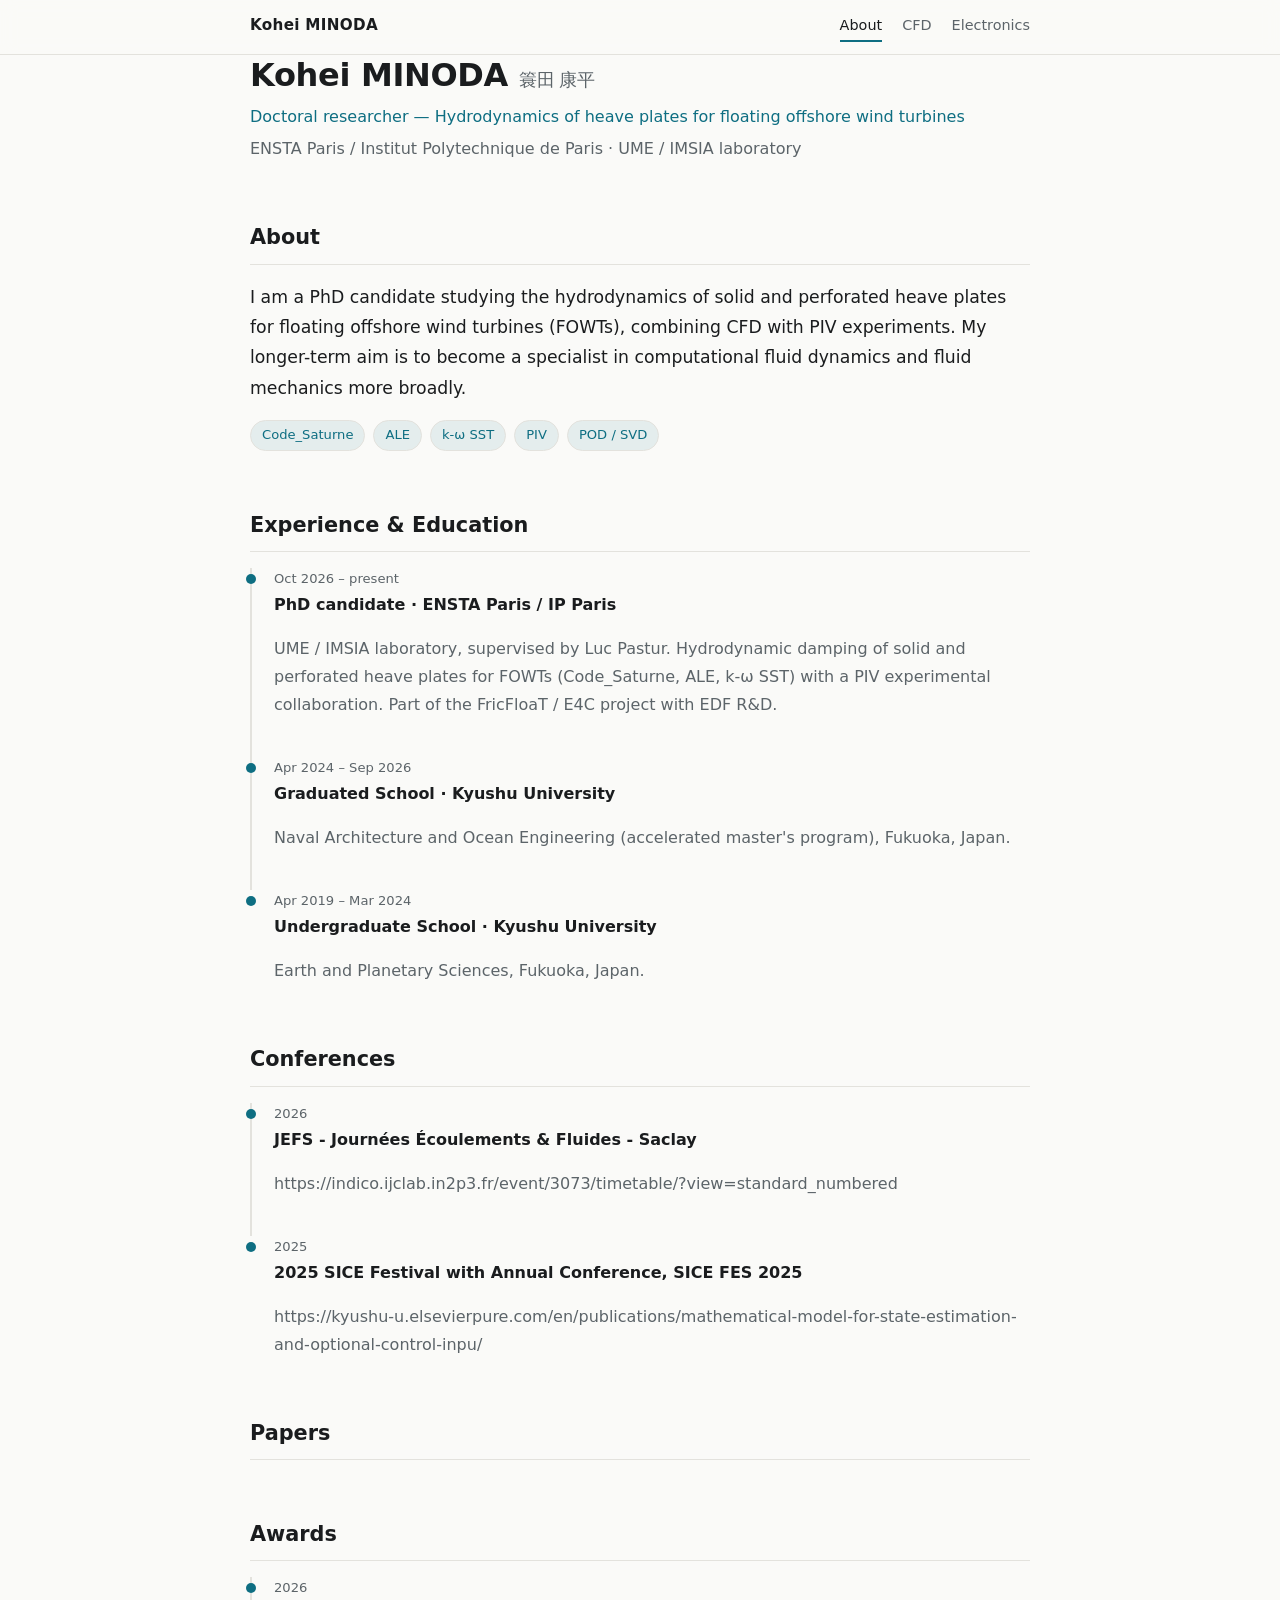
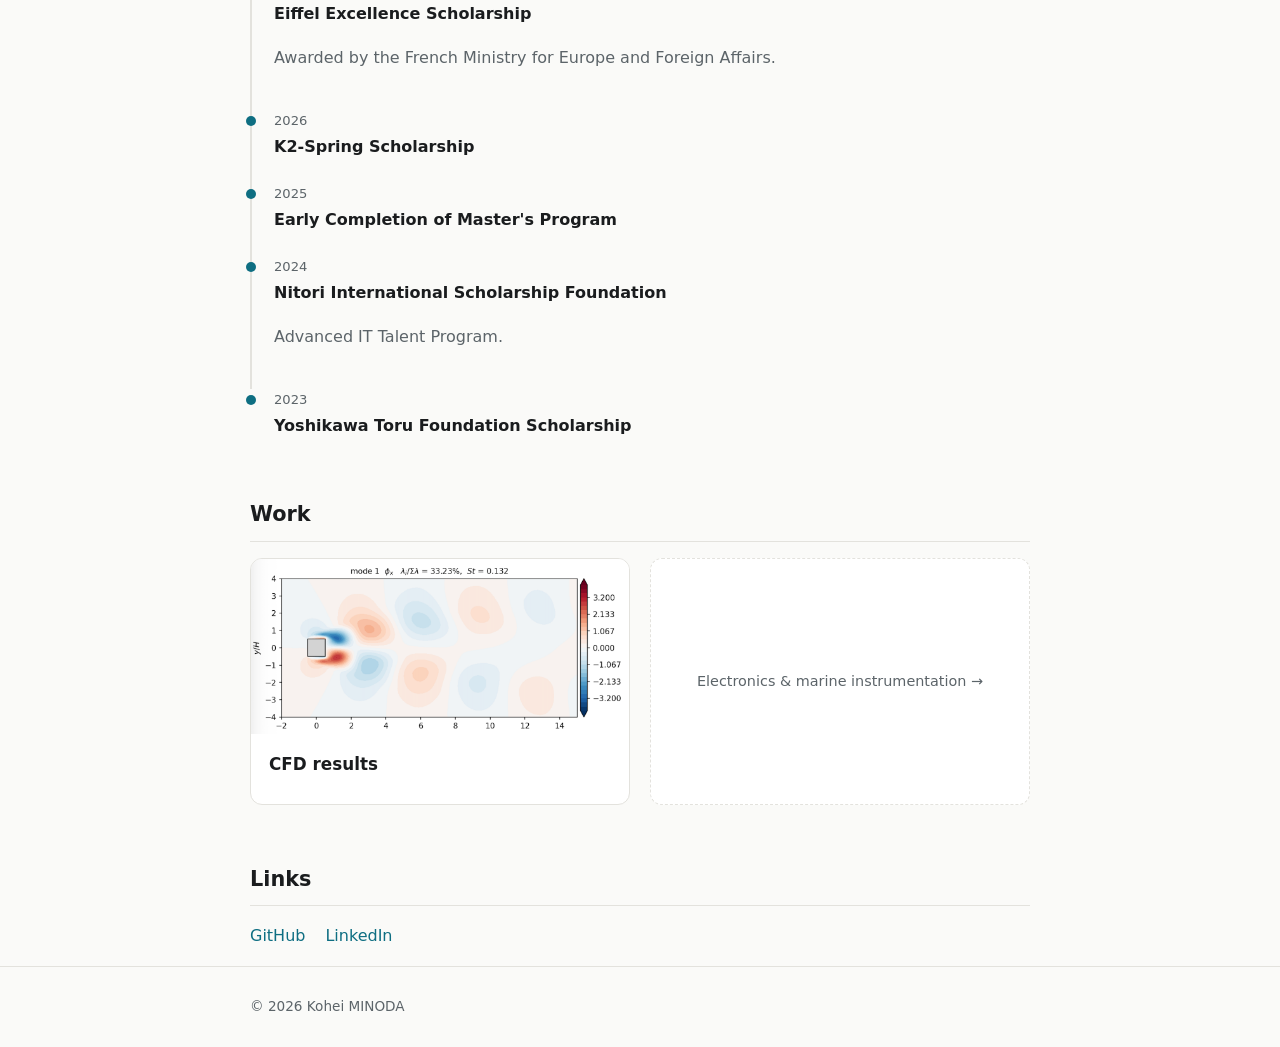
<file: index.html>
<!DOCTYPE html>
<html lang="en">
<head>
  <meta charset="UTF-8">
  <meta name="viewport" content="width=device-width, initial-scale=1.0">
  <title>Kohei Minoda (簑田康平) — Doctoral Researcher in Hydrodynamics</title>
  <meta name="description" content="Kohei Minoda (簑田康平, Minoda Kohei) is a doctoral researcher in hydrodynamics for floating offshore wind turbines (FOWTs) at ENSTA Paris / Institut Polytechnique de Paris.">
  <meta name="keywords" content="Kohei Minoda, Minoda Kohei, 簑田康平, 簑田 康平, みのだ, みのだこうへい, ENSTA Paris, Institut Polytechnique de Paris, hydrodynamics, floating offshore wind turbine, FOWT, CFD, Code_Saturne">
  <meta name="author" content="Kohei Minoda">
  <link rel="canonical" href="https://koheiminoda.github.io/KoheiMINDOA-portfolio/index.html">

  <meta property="og:type" content="profile">
  <meta property="og:title" content="Kohei Minoda (簑田康平) — Doctoral Researcher in Hydrodynamics">
  <meta property="og:description" content="Doctoral researcher in hydrodynamics for floating offshore wind turbines (FOWTs) at ENSTA Paris / Institut Polytechnique de Paris.">
  <meta property="og:url" content="https://koheiminoda.github.io/KoheiMINDOA-portfolio/index.html">
  <meta property="og:image" content="https://koheiminoda.github.io/KoheiMINDOA-portfolio/results/vortex.gif">
  <meta name="twitter:card" content="summary">
  <meta name="twitter:title" content="Kohei Minoda (簑田康平)">
  <meta name="twitter:description" content="Doctoral researcher in hydrodynamics for floating offshore wind turbines (FOWTs) at ENSTA Paris / IP Paris.">

  <link rel="stylesheet" href="style.css">
  <script type="application/ld+json">
  {
    "@context": "https://schema.org",
    "@type": "Person",
    "name": "Kohei Minoda",
    "alternateName": ["簑田康平", "簑田 康平", "Minoda Kohei"],
    "url": "https://koheiminoda.github.io/KoheiMINDOA-portfolio/index.html",
    "jobTitle": "Doctoral Researcher",
    "affiliation": {
      "@type": "CollegeOrUniversity",
      "name": "ENSTA Paris / Institut Polytechnique de Paris"
    },
    "alumniOf": {
      "@type": "CollegeOrUniversity",
      "name": "Kyushu University"
    },
    "sameAs": [
      "https://github.com/KoheiMinoda",
      "https://www.linkedin.com/in/kohei-minoda-b43a252b5/"
    ]
  }
  </script>
</head>
<body>
  <nav class="nav">
    <div class="nav-inner">
      <a class="nav-name" href="index.html">Kohei MINODA</a>
      <div class="nav-links">
        <a href="index.html" aria-current="page">About</a>
        <a href="cfd.html">CFD</a>
        <a href="electronics.html">Electronics</a>
      </div>
    </div>
  </nav>

  <main class="container">

    <!-- ===================== HERO ===================== -->
    <header class="hero">
      <h1>Kohei MINODA <span class="sub" lang="ja">簑田 康平</span></h1>
      <p class="role">Doctoral researcher — Hydrodynamics of heave plates for floating offshore wind turbines</p>
      <p class="tagline">ENSTA Paris / Institut Polytechnique de Paris · UME&nbsp;/&nbsp;IMSIA laboratory</p>
    </header>

    <!-- ===================== ABOUT ===================== -->
    <h2>About</h2>
    <p class="lead">
      I am a PhD candidate studying the hydrodynamics of solid and perforated
      heave plates for floating offshore wind turbines (FOWTs), combining CFD
      with PIV experiments. My longer-term aim is to become a specialist in
      computational fluid dynamics and fluid mechanics more broadly.
    </p>

    <ul class="tags">
      <li>Code_Saturne</li>
      <li>ALE</li>
      <li>k-ω SST</li>
      <li>PIV</li>
      <li>POD / SVD</li>
    </ul>

    <!-- ===================== EXPERIENCE ===================== -->
    <h2>Experience &amp; Education</h2>
    <ul class="timeline">
      <li>
        <div class="year">Oct 2026 – present</div>
        <div class="place">PhD candidate · ENSTA Paris / IP Paris</div>
        <p class="muted">
          UME / IMSIA laboratory, supervised by Luc Pastur.
          Hydrodynamic damping of solid and perforated heave plates for FOWTs
          (Code_Saturne, ALE, k-ω SST) with a PIV experimental collaboration.
          Part of the FricFloaT / E4C project with EDF R&amp;D.
        </p>
      </li>
      <li>
        <div class="year">Apr 2024 – Sep 2026</div>
        <div class="place">Graduated School · Kyushu University</div>
        <p class="muted">
          Naval Architecture and Ocean Engineering (accelerated master's program), Fukuoka, Japan.
        </p>
      </li>
      <li>
        <div class="year">Apr 2019 – Mar 2024</div>
        <div class="place">Undergraduate School · Kyushu University</div>
        <p class="muted">
          Earth and Planetary Sciences, Fukuoka, Japan.
        </p>
      </li>
    </ul>

    <!-- ===================== CONFERENCES ===================== -->
    <h2>Conferences</h2>
    <ul class="timeline">
      <li>
        <div class="year">2026</div>
        <div class="place">JEFS - Journées Écoulements & Fluides - Saclay</div>
        <p class="muted">
          https://indico.ijclab.in2p3.fr/event/3073/timetable/?view=standard_numbered
        </p>
      </li>
      <li>
        <div class="year">2025</div>
        <div class="place">2025 SICE Festival with Annual Conference, SICE FES 2025</div>
        <p class="muted">
          https://kyushu-u.elsevierpure.com/en/publications/mathematical-model-for-state-estimation-and-optional-control-inpu/
        </p>
      </li>
    </ul>

    <!-- ===================== PAPERS ===================== -->
    <h2>Papers</h2>
    <ul class="timeline">
    </ul>

    <!-- ===================== AWARDS ===================== -->
    <h2>Awards</h2>
    <ul class="timeline">
      <li>
        <div class="year">2026</div>
        <div class="place">Eiffel Excellence Scholarship</div>
        <p class="muted">
          Awarded by the French Ministry for Europe and Foreign Affairs.
        </p>
      </li>
      <li>
        <div class="year">2026</div>
        <div class="place">K2-Spring Scholarship</div>
      </li>
      <li>
        <div class="year">2025</div>
        <div class="place">Early Completion of Master's Program</div>
      </li>
      <li>
        <div class="year">2024</div>
        <div class="place">Nitori International Scholarship Foundation</div>
        <p class="muted">
          Advanced IT Talent Program.
        </p>
      </li>
      <li>
        <div class="year">2023</div>
        <div class="place">Yoshikawa Toru Foundation Scholarship</div>
      </li>
    </ul>

    <!-- ===================== FEATURED ===================== -->
    <h2>Work</h2>
    <div class="cards">
      <a class="card" href="cfd.html" style="text-decoration:none; color:inherit;">
        <div class="media">
          <img src="results/CFD/01/mode_1.png" alt="">
        </div>
        <div class="body">
          <h3>CFD results</h3>
        </div>
      </a>
      <a class="card placeholder" href="electronics.html" style="text-decoration:none;">
        Electronics &amp; marine instrumentation →
      </a>
    </div>

    <!-- ===================== LINKS ===================== -->
    <h2>Links</h2>
    <ul class="links">
      <li><a href="https://github.com/KoheiMinoda">GitHub</a></li>
      <li><a href="https://www.linkedin.com/in/kohei-minoda-b43a252b5/">LinkedIn</a></li>
      <!-- <li><a href="mailto:you@example.com">Email</a></li> -->
    </ul>

  </main>

  <footer>
    <div class="container">© <span id="y"></span> Kohei MINODA</div>
  </footer>
  <script>document.getElementById('y').textContent = new Date().getFullYear();</script>
</body>
</html>
</file>
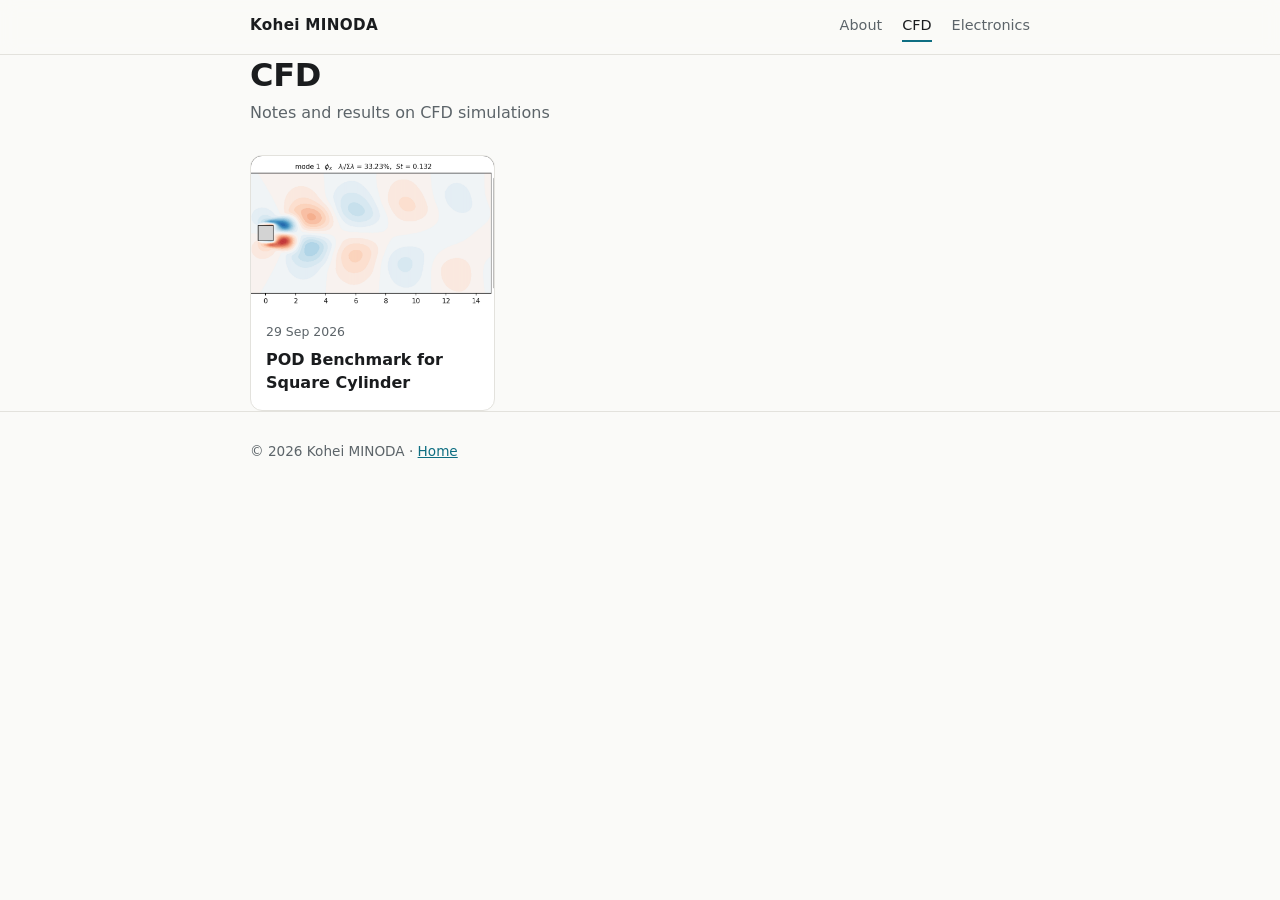
<file: cfd.html>
<!DOCTYPE html>
<html lang="en">
<head>
  <meta charset="UTF-8">
  <meta name="viewport" content="width=device-width, initial-scale=1.0">
  <title>CFD — Kohei MINODA</title>
  <meta name="description" content="CFD blog — hydrodynamics of heave plates for floating offshore wind turbines.">
  <link rel="stylesheet" href="style.css">
</head>
<body>
  <nav class="nav">
    <div class="nav-inner">
      <a class="nav-name" href="index.html">Kohei MINODA</a>
      <div class="nav-links">
        <a href="index.html">About</a>
        <a href="cfd.html" aria-current="page">CFD</a>
        <a href="electronics.html">Electronics</a>
      </div>
    </div>
  </nav>

  <main class="container">
    <h1>CFD</h1>
    <p class="page-intro">Notes and results on CFD simulations</p>

    <div id="grid" class="post-grid"></div>
    <p id="status" class="grid-status">Loading…</p>
  </main>

  <footer>
    <div class="container">© <span id="y"></span> Kohei MINODA · <a href="index.html">Home</a></div>
  </footer>

  <script src="blog.js"></script>
  <script>
    renderIndex("cfd");
    document.getElementById("y").textContent = new Date().getFullYear();
  </script>
</body>
</html>
</file>
<file: style.css>
/* ===========================================================
   Kohei MINODA — portfolio shared stylesheet
   3ページ（index / cfd / electronics）で共通利用
   =========================================================== */

:root {
  --bg:        #fafaf8;
  --surface:   #ffffff;
  --text:      #1a1c1e;
  --muted:     #5c6469;
  --border:    #e3e2dd;
  --accent:    #0e6e82;   /* ocean teal — 研究テーマに合わせた差し色 */
  --accent-dim:#0e6e8218;
  --maxw:      820px;
}

@media (prefers-color-scheme: dark) {
  :root:not([data-theme="light"]) {
    --bg:      #14171a;
    --surface: #1c2024;
    --text:    #e7e9ea;
    --muted:   #9aa2a8;
    --border:  #2c3237;
    --accent:  #4fb8cf;
    --accent-dim:#4fb8cf22;
  }
}
:root[data-theme="dark"] {
  --bg:      #14171a;
  --surface: #1c2024;
  --text:    #e7e9ea;
  --muted:   #9aa2a8;
  --border:  #2c3237;
  --accent:  #4fb8cf;
  --accent-dim:#4fb8cf22;
}

* { box-sizing: border-box; }

html { scroll-behavior: smooth; }

body {
  font-family: system-ui, -apple-system, "Segoe UI", "Hiragino Kaku Gothic ProN",
               "Noto Sans JP", sans-serif;
  background: var(--bg);
  color: var(--text);
  line-height: 1.75;
  margin: 0;
  -webkit-font-smoothing: antialiased;
}

.container {
  max-width: var(--maxw);
  margin: 0 auto;
  padding: 0 20px;
}

/* ---------- ナビゲーション ---------- */
.nav {
  position: sticky;
  top: 0;
  z-index: 10;
  background: color-mix(in srgb, var(--bg) 88%, transparent);
  backdrop-filter: saturate(180%) blur(8px);
  border-bottom: 1px solid var(--border);
}
.nav-inner {
  max-width: var(--maxw);
  margin: 0 auto;
  padding: 12px 20px;
  display: flex;
  align-items: baseline;
  justify-content: space-between;
  gap: 16px;
  flex-wrap: wrap;
}
.nav-name {
  font-weight: 600;
  letter-spacing: 0.02em;
  color: var(--text);
  text-decoration: none;
  font-size: 0.95rem;
}
.nav-links { display: flex; gap: 20px; flex-wrap: wrap; }
.nav-links a {
  color: var(--muted);
  text-decoration: none;
  font-size: 0.9rem;
  padding-bottom: 2px;
  border-bottom: 2px solid transparent;
  transition: color 0.15s;
}
.nav-links a:hover { color: var(--text); }
.nav-links a[aria-current="page"] {
  color: var(--text);
  border-bottom-color: var(--accent);
}

/* ---------- 見出し・本文 ---------- */
main { padding: 128px 0 110px; }

h1 {
  font-size: 2rem;
  line-height: 1.25;
  margin: 0 0 4px;
  letter-spacing: -0.01em;
}
h1 .sub { color: var(--muted); font-weight: 400; font-size: 1.1rem; }

h2 {
  font-size: 1.3rem;
  margin: 56px 0 16px;
  padding-bottom: 8px;
  border-bottom: 1px solid var(--border);
}
h3 { font-size: 1.05rem; margin: 0 0 6px; }

.lead { font-size: 1.08rem; color: var(--text); }
.muted { color: var(--muted); }
a { color: var(--accent); }

/* ---------- ヒーロー（トップ） ---------- */
.hero { margin-bottom: 8px; }
.hero .role { color: var(--accent); font-weight: 500; margin: 8px 0 0; }
.tagline { color: var(--muted); margin-top: 4px; }

/* ---------- タグ（スキル等） ---------- */
.tags { list-style: none; padding: 0; margin: 14px 0 0; display: flex; flex-wrap: wrap; gap: 8px; }
.tags li {
  font-size: 0.82rem;
  color: var(--accent);
  background: var(--accent-dim);
  border: 1px solid var(--border);
  border-radius: 999px;
  padding: 3px 11px;
}

/* ---------- 経歴タイムライン ---------- */
.timeline { list-style: none; margin: 0; padding: 0; }
.timeline li {
  position: relative;
  padding: 0 0 22px 22px;
  border-left: 2px solid var(--border);
}
.timeline li:last-child { border-left-color: transparent; padding-bottom: 0; }
.timeline li::before {
  content: "";
  position: absolute;
  left: -6px; top: 6px;
  width: 10px; height: 10px;
  border-radius: 50%;
  background: var(--accent);
}
.timeline .year { font-size: 0.82rem; color: var(--muted); font-variant-numeric: tabular-nums; }
.timeline .place { font-weight: 600; }

/* ---------- プロジェクトカード ---------- */
.cards { display: grid; gap: 20px; grid-template-columns: 1fr; }
@media (min-width: 640px) { .cards { grid-template-columns: 1fr 1fr; } }

.card {
  background: var(--surface);
  border: 1px solid var(--border);
  border-radius: 12px;
  overflow: hidden;
  transition: transform 0.15s ease, box-shadow 0.15s ease;
}
.card:hover { transform: translateY(-2px); box-shadow: 0 6px 24px rgba(0,0,0,0.07); }
.card .media { background: #000; line-height: 0; }
.card .media img, .card .media video { width: 100%; height: auto; display: block; }
.card .body { padding: 16px 18px 18px; }
.card .body p { margin: 6px 0 0; color: var(--muted); font-size: 0.92rem; }
.card .method {
  margin-top: 12px;
  font-size: 0.8rem;
  color: var(--muted);
  font-family: ui-monospace, "SFMono-Regular", Menlo, monospace;
}

/* 中身がまだ無い枠（プレースホルダ） */
.card.placeholder {
  border-style: dashed;
  display: flex;
  align-items: center;
  justify-content: center;
  min-height: 180px;
  color: var(--muted);
  font-size: 0.9rem;
  text-align: center;
  padding: 24px;
}

/* ---------- 図表 ---------- */
figure { margin: 24px 0; }
figure img, figure video { width: 100%; height: auto; border-radius: 8px; border: 1px solid var(--border); }
figcaption { font-size: 0.85rem; color: var(--muted); margin-top: 8px; }

/* ---------- リンク集・フッター ---------- */
.links { list-style: none; padding: 0; display: flex; gap: 20px; flex-wrap: wrap; }
.links a { text-decoration: none; }
.links a:hover { text-decoration: underline; }

footer {
  border-top: 1px solid var(--border);
  padding: 28px 0;
  color: var(--muted);
  font-size: 0.85rem;
}

/* ===========================================================
   ブログ一覧グリッド（cfd.html / electronics.html）
   =========================================================== */
.page-intro { color: var(--muted); margin: 0 0 28px; }

.post-grid {
  display: grid;
  grid-template-columns: 1fr;
  gap: 22px;
  margin-top: 8px;
}
@media (min-width: 640px) { .post-grid { grid-template-columns: 1fr 1fr; } }
@media (min-width: 820px) { .post-grid { grid-template-columns: 1fr 1fr 1fr; } }

.post-card {
  display: flex;
  flex-direction: column;
  background: var(--surface);
  border: 1px solid var(--border);
  border-radius: 12px;
  overflow: hidden;
  text-decoration: none;
  color: inherit;
  transition: transform .15s ease, box-shadow .15s ease;
}
.post-card:hover { transform: translateY(-3px); box-shadow: 0 8px 26px rgba(0,0,0,.08); }

.post-thumb { aspect-ratio: 16 / 10; background: #000; overflow: hidden; }
.post-thumb img { width: 100%; height: 100%; object-fit: cover; display: block; }
.post-thumb.thumb-empty {
  display: flex; align-items: center; justify-content: center;
  background: var(--accent-dim);
}
.post-thumb.thumb-empty span { color: var(--accent); font-size: .8rem; letter-spacing: .05em; }

.post-card .info { padding: 13px 15px 16px; display: flex; flex-direction: column; gap: 6px; }
.post-card h3 { font-size: 1rem; line-height: 1.4; margin: 0; }
.post-date { font-size: .78rem; color: var(--muted); font-variant-numeric: tabular-nums; }

.grid-status { color: var(--muted); padding: 40px 0; text-align: center; }
.grid-status code {
  font-family: ui-monospace, Menlo, monospace;
  background: var(--accent-dim); padding: 1px 6px; border-radius: 5px;
}

/* ===========================================================
   ブログ詳細（post.html）
   =========================================================== */
.back-link { display: inline-block; margin-bottom: 20px; color: var(--muted); text-decoration: none; font-size: .9rem; }
.back-link:hover { color: var(--text); }

.post-body { margin-top: 8px; }
.post-body p { margin: 16px 0; }
.post-body figure { margin: 22px 0; }
.post-body img { width: 100%; height: auto; border-radius: 8px; border: 1px solid var(--border); }
.post-body figcaption { font-size: .85rem; color: var(--muted); margin-top: 8px; }
.post-body pre {
  background: var(--surface);
  border: 1px solid var(--border);
  border-radius: 8px;
  padding: 14px 16px;
  overflow-x: auto;
  font-size: .85rem;
  line-height: 1.6;
}
.post-body code { font-family: ui-monospace, "SFMono-Regular", Menlo, monospace; }
.post-body .tex { margin: 18px 0; overflow-x: auto; overflow-y: hidden; }
.table-wrap { margin: 22px 0; overflow-x: auto; }
.post-body table { width: 100%; border-collapse: collapse; font-size: .9rem; }
.post-body caption { caption-side: top; text-align: left; font-size: .85rem; color: var(--muted); margin-bottom: 8px; }
.post-body th, .post-body td { padding: 8px 12px; text-align: left; border-bottom: 1px solid var(--border); vertical-align: top; }
.post-body thead th { border-bottom: 2px solid var(--text); font-weight: 600; }
.post-body tbody tr:last-child td { border-bottom: 2px solid var(--text); }
.link-card {
  display: flex;
  flex-direction: column;
  gap: 4px;
  margin: 18px 0;
  padding: 14px 16px;
  background: var(--surface);
  border: 1px solid var(--border);
  border-left: 3px solid var(--accent);
  border-radius: 8px;
  text-decoration: none;
  color: inherit;
  transition: background .15s ease;
}
.link-card:hover { background: var(--accent-dim); }
.link-title { font-weight: 600; color: var(--accent); overflow-wrap: anywhere; }
.link-desc  { font-size: .9rem; color: var(--text); }
.link-host  { font-size: .8rem; color: var(--muted); }
/* ===========================================================
   スマホ対応（640px 未満）
   カードは 1 列、余白・文字サイズを縮小
   =========================================================== */
p, li, .place { overflow-wrap: anywhere; }

@media (max-width: 639px) {
  .container { padding: 0 16px; }
  .nav-inner { padding: 10px 16px; gap: 8px 16px; }
  .nav-links { gap: 16px; }

  main { padding: 56px 0 72px; }
  h1 { font-size: 1.6rem; }
  h1 .sub { display: block; font-size: 1rem; margin-top: 2px; }
  h2 { font-size: 1.15rem; margin: 40px 0 14px; }
  .lead { font-size: 1rem; }

  .cards, .post-grid { grid-template-columns: 1fr; gap: 16px; }
  .card.placeholder { min-height: 96px; }
  .links { gap: 14px; }
}
</file>
